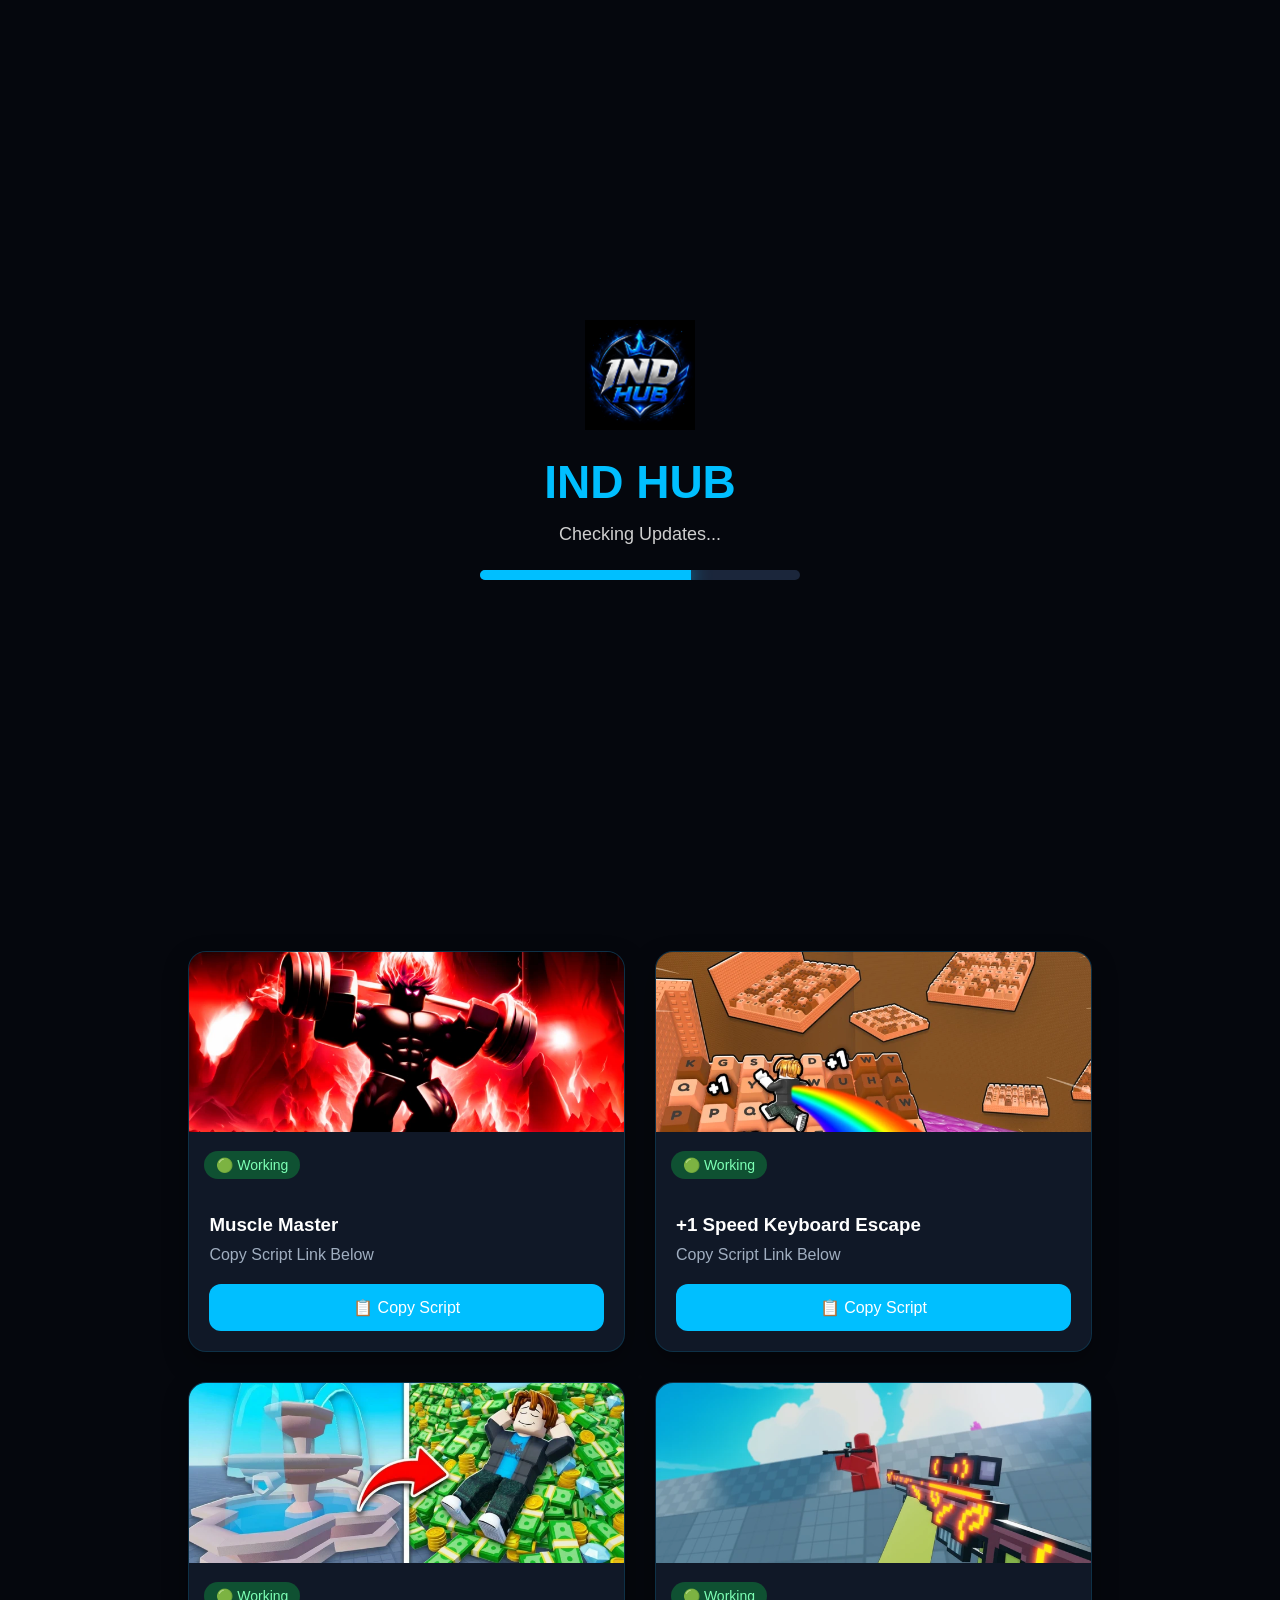
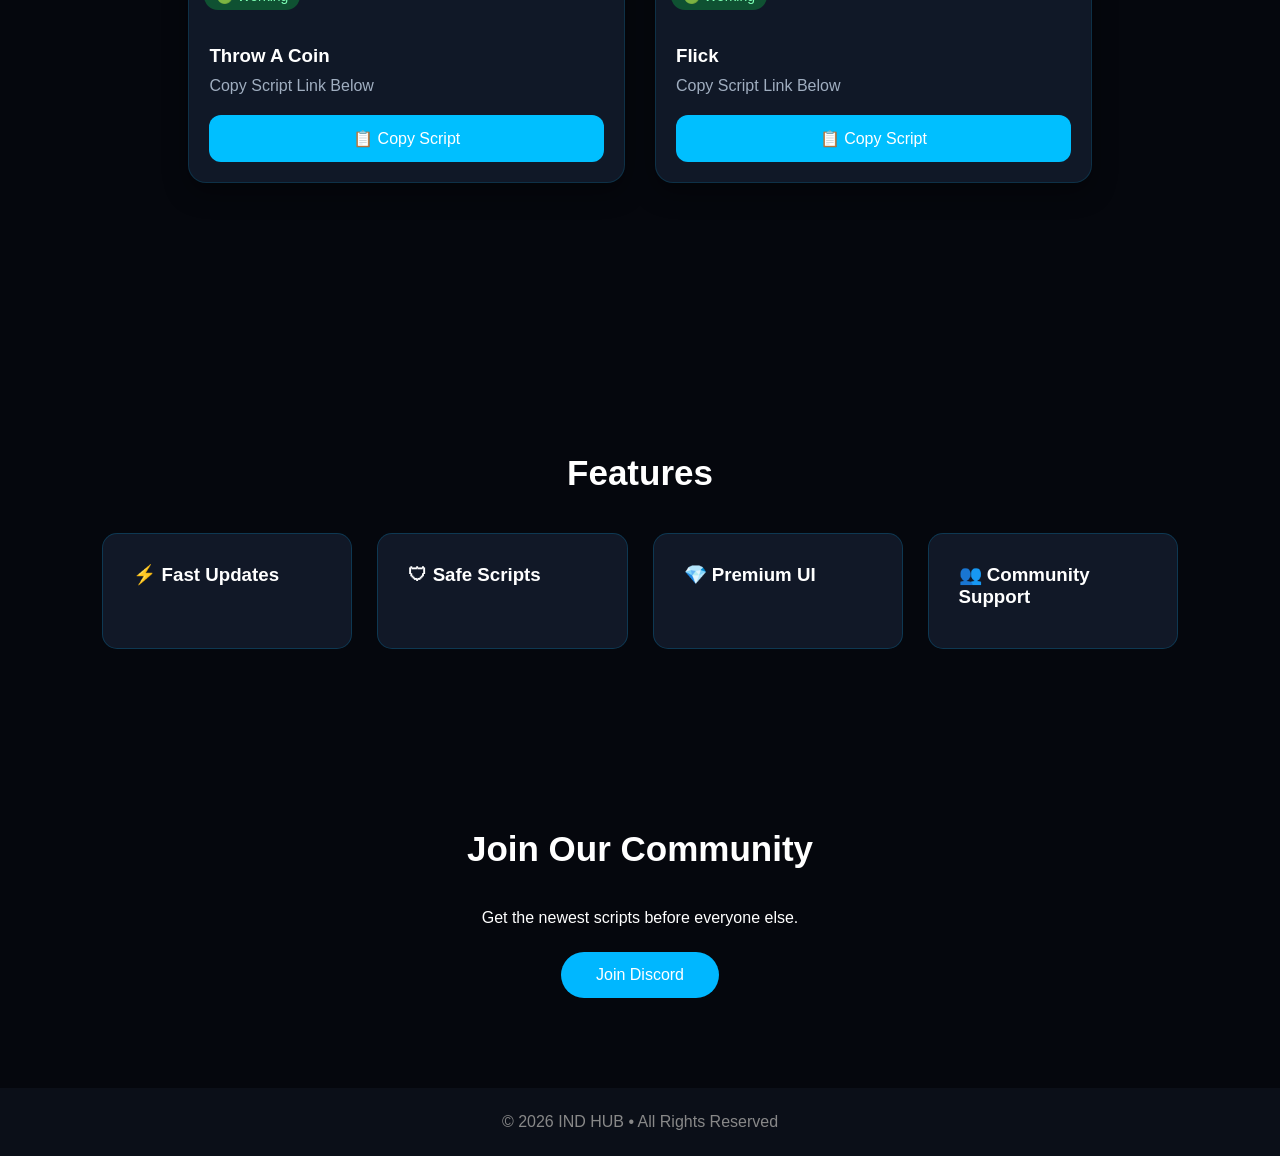
<file: index.html>
<!DOCTYPE html>
<html lang="en">

<head>
    <meta charset="UTF-8">
    <meta name="viewport" content="width=device-width, initial-scale=1.0">

    <title>IND HUB</title>

    <link rel="icon" type="image/png" href="Images/logo.png">
    <link rel="stylesheet" href="style.css">
</head>

<body>

    <div id="loader">

    <img src="Images/logo.png" class="loader-logo">

    <h1>IND HUB</h1>

    <p id="loadingText">Initializing...</p>

    <div class="loading-bar">

        <div id="loadingProgress"></div>

    </div>

    </div>
    
    <div id="cursorGlow"></div>

    <div id="particles"></div>

    <nav>

        <div class="logo-section">

            <img src="Images/logo.png" alt="IND HUB">

            <h2>IND HUB</h2>

        </div>

    <ul>

        <li><a href="index.html">🏠 Home</a></li>

         <li><a href="#scripts">📜 Scripts</a></li>

          <li><a href="updates.html">📰 Updates</a></li>

          <li><a href="about.html">ℹ️ About</a></li>

          <li><a href="https://discord.gg/XJPP2zbRJ8" target="_blank">💬 Discord</a></li>

    </ul>

        <audio id="bgMusic" loop>
            <source src="music/misery.mp3" type="audio/mpeg">
        </audio>



    </nav>

    <section class="hero" id="home">

    <h1>Premium Roblox Script Hub</h1>

    <p>Safe • Fast • Premium Scripts</p>

    <p id="copyCounter" class="copy-counter">
    📋 Scripts Copied: 0
    </p>

    <p class="creator">
        Made By <span>MR_GAMING1141</span>
    </p>

    <a href="https://discord.gg/XJPP2zbRJ8" target="_blank" class="btn">
        Join Discord
    </a>

    </section>

    <section id="scripts">

        

        <div class="grid">

            <section id="scripts">

    <div class="search-box">

        <input
        type="text"
        id="searchInput"
        placeholder="🔍 Search Scripts..."
        onkeyup="searchScripts()">

    </div>

    <h2 class="section-title">🔥 Popular Scripts</h2>

    <div class="script-grid">

        <div class="script-card searchable"

          onclick="openPopup(
           '🏋️ Muscle Master',
          '🟢 Working',
          'v2.1',
          'Today',

           `loadstring(game:HttpGet('https://raw.githubusercontent.com/MRGAMING1141/IND-CLAN-MM-SCRIPT-LOADER/refs/heads/main/Loader'))()`

           )">

            <img src="Images/musclemaster.png" alt="Muscle Master">

            <span class="badge working">🟢 Working</span>

            <h3>Muscle Master</h3>

            <p>Copy Script Link Below</p>

            <button
            onclick="copyScript(`loadstring(game:HttpGet('https://raw.githubusercontent.com/MRGAMING1141/IND-CLAN-MM-SCRIPT-LOADER/refs/heads/main/Loader'))()`)">

            📋 Copy Script

            </button>

        </div>

        <div class="script-card searchable"

            onclick="openPopup(
            '⌨️ +1 Speed Keyboard Escape',
            '🟢 Working',
            'v1.0',
            'Today',

            `loadstring(game:HttpGet('https://api.rubis.app/v2/scrap/InOk0QwVtIZsE49c/raw'))()`

            )">

            <img src="Images/speed.png" alt="Speed">

            <span class="badge working">🟢 Working</span>

            <h3>+1 Speed Keyboard Escape</h3>

            <p>Copy Script Link Below</p>

            <button
            onclick="copyScript(`loadstring(game:HttpGet('https://api.rubis.app/v2/scrap/InOk0QwVtIZsE49c/raw'))()`)">

            📋 Copy Script

            </button>

        </div>

        <div class="script-card searchable"

            onclick="openPopup(
            '👛 Throw A Coin',
            '🟢 Working',
            'v1.0',
            'Today',

            `loadstring(game:HttpGet('https://api.rubis.app/v2/scrap/JFjkaXRmKHPTZbzS/raw'))()`

            )">

            <img src="Images/throwcoin.png" alt="Throw A Coin">

            <span class="badge working">🟢 Working</span>

            <h3>Throw A Coin</h3>

            <p>Copy Script Link Below</p>

            <button
            onclick="copyScript(`loadstring(game:HttpGet('https://api.rubis.app/v2/scrap/JFjkaXRmKHPTZbzS/raw'))()`)">

            📋 Copy Script

            </button>

        </div>

        <div class="script-card searchable"

            onclick="openPopup(
            '⚡ Flick',
            '🟢 Working',
            'v1.0',
            'Today',

            `loadstring(game:HttpGet('https://api.rubis.app/v2/scrap/NvOBgkwE4WL6W3DM/raw'))()`

            )">

            <img src="Images/flick.png" alt="Flick">

            <span class="badge working">🟢 Working</span>

            <h3>Flick</h3>

            <p>Copy Script Link Below</p>

            <button
            onclick="copyScript(`loadstring(game:HttpGet('https://api.rubis.app/v2/scrap/NvOBgkwE4WL6W3DM/raw'))()`)">

            📋 Copy Script

            </button>

        </div>


        </div>

        <p id="noResult"
            style="display:none;text-align:center;font-size:22px;margin-top:30px;color:white;">
            ❌ No scripts found.
        </p>

    </div>

    </section>

    <section id="features">

        <h2>Features</h2>

        <div class="grid">

            <div class="card">
                <h3>⚡ Fast Updates</h3>
            </div>

            <div class="card">
                <h3>🛡 Safe Scripts</h3>
            </div>

            <div class="card">
                <h3>💎 Premium UI</h3>
            </div>

            <div class="card">
                <h3>👥 Community Support</h3>
            </div>

        </div>

    </section>

    <section id="discord">

        <h2>Join Our Community</h2>

        <p>
            Get the newest scripts before everyone else.
        </p>

        <a href="https://discord.gg/XJPP2zbRJ8" target="_blank" class="btn">
            Join Discord
        </a>

    </section>

    <footer>
        © 2026 IND HUB • All Rights Reserved
    </footer>

        <div id="scriptPopup" class="popup">

    <div class="popup-box">

        <span class="closePopup">&times;</span>

        <h2 id="popupTitle"></h2>

        <p><b>Status:</b> <span id="popupStatus"></span></p>

        <p><b>Version:</b> <span id="popupVersion"></span></p>

        <p><b>Updated:</b> <span id="popupUpdated"></span></p>

        <button id="popupCopy">
            📋 Copy Script
        </button>

    </div>

    </div>

        <div id="toast" class="toast">
            <span id="toastText">✅ Script Copied!</span>
        </div>

        <script src="script.js"></script>

</body>
</html>
</file>
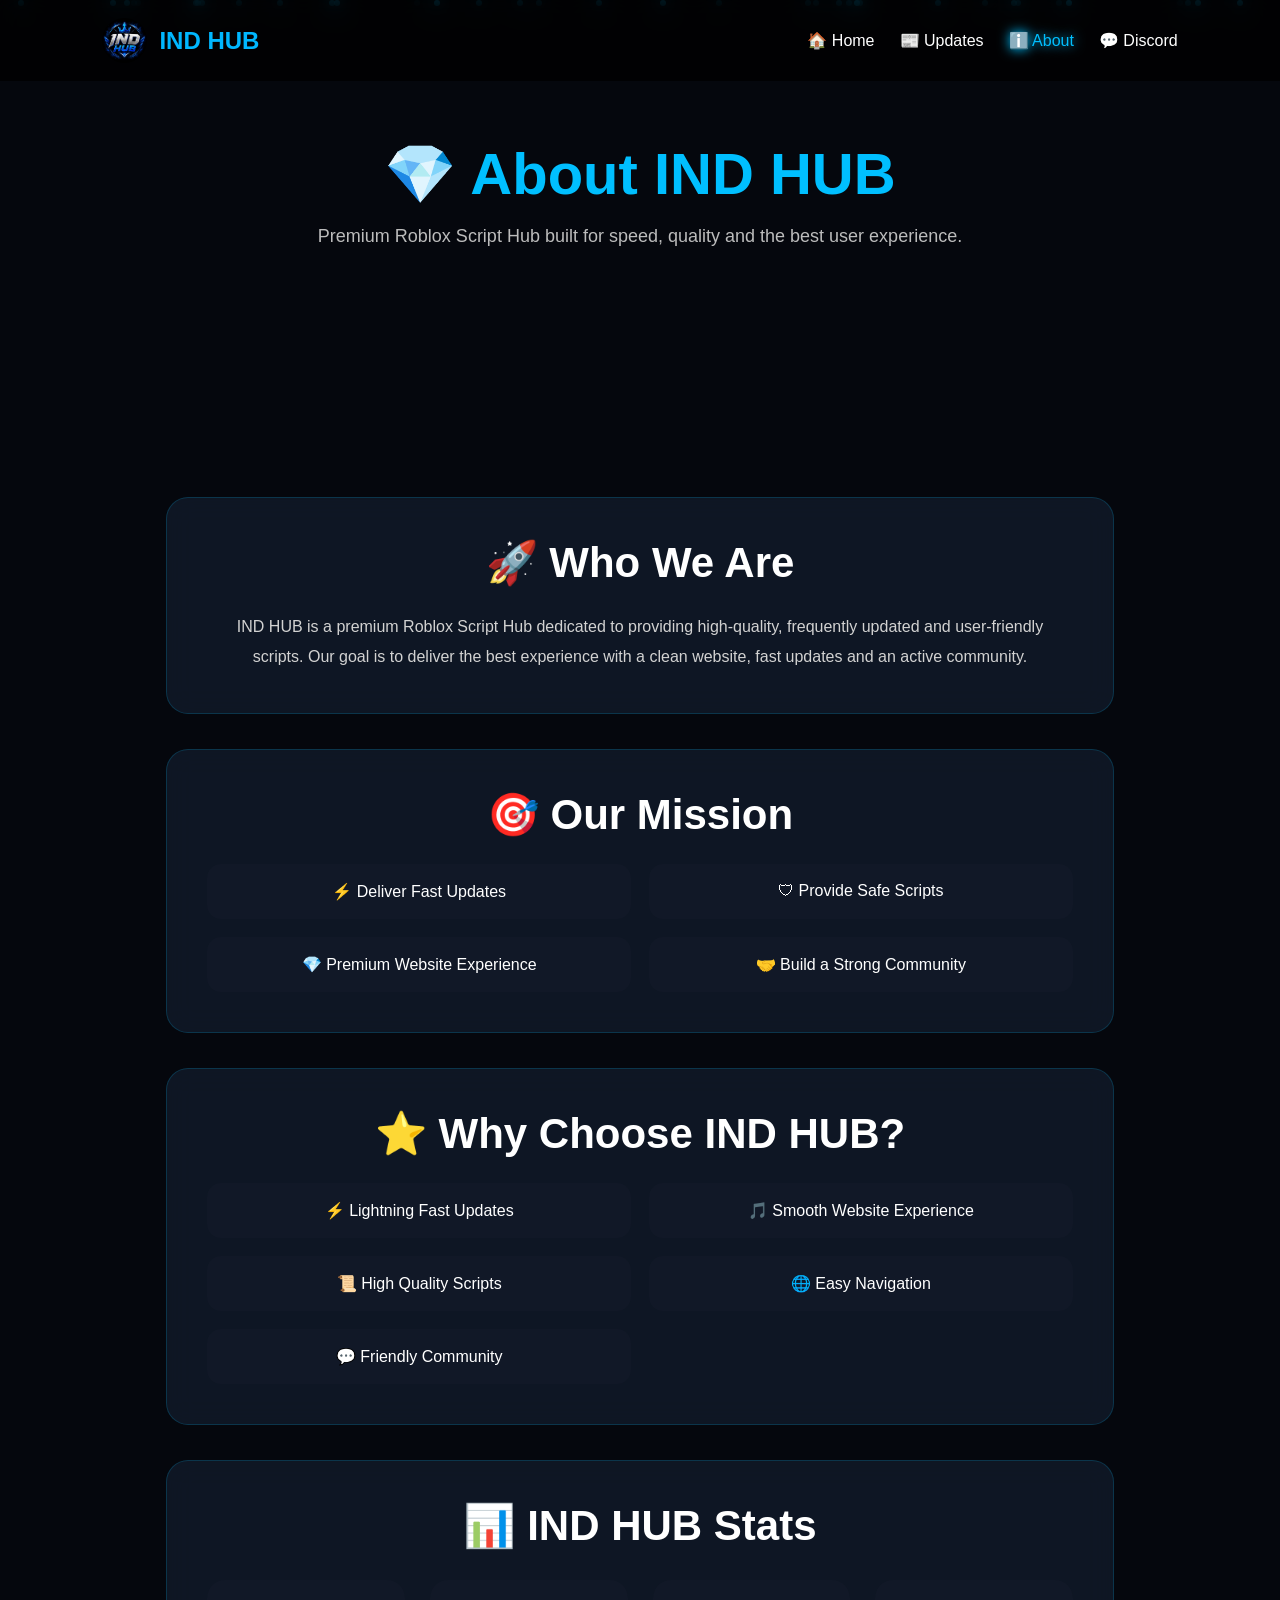
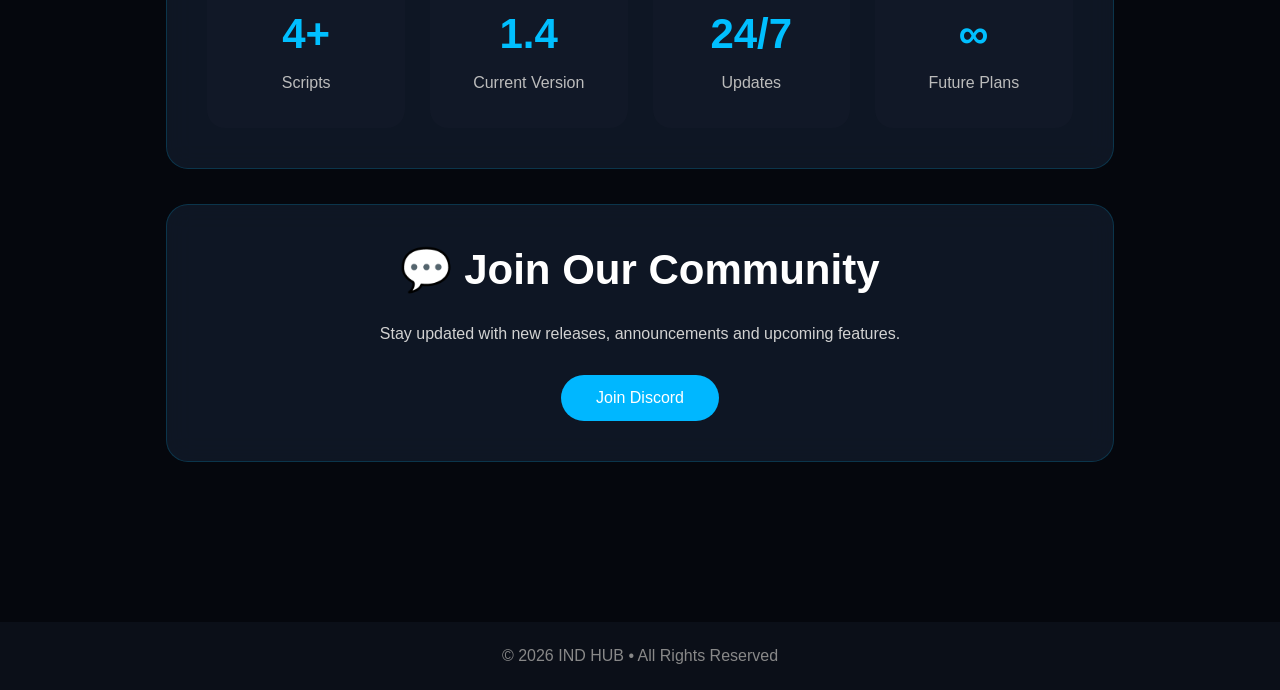
<file: about.html>
<!DOCTYPE html>
<html lang="en">

<head>

    <meta charset="UTF-8">

    <meta name="viewport" content="width=device-width, initial-scale=1.0">

    <title>IND HUB • About</title>

    <link rel="icon" type="image/png" href="Images/logo.png">

    <link rel="stylesheet" href="style.css">

</head>

<body>

    <div id="particles"></div>

    <nav>

        <div class="logo-section">

            <img src="Images/logo.png" alt="IND HUB">

            <h2>IND HUB</h2>

        </div>

        <ul>

            <li><a href="index.html">🏠 Home</a></li>

            <li><a href="updates.html">📰 Updates</a></li>

            <li><a href="about.html" class="active">ℹ️ About</a></li>

            <li>
    <a href="https://discord.gg/XJPP2zbRJ8" target="_blank">
        💬 Discord
    </a>
</li>
        </ul>

    </nav>

    <audio id="bgMusic" loop>
        <source src="music/misery.mp3" type="audio/mpeg">
    </audio>

    <section class="about-hero">

        <h1>💎 About IND HUB</h1>

        <p>

            Premium Roblox Script Hub built for speed, quality and the best user experience.

        </p>

    </section>

    <section class="about-container">

        <div class="about-card">

            <h2>🚀 Who We Are</h2>

            <p>

                IND HUB is a premium Roblox Script Hub dedicated to providing
                high-quality, frequently updated and user-friendly scripts.

                Our goal is to deliver the best experience with a clean website,
                fast updates and an active community.

            </p>

        </div>

        <div class="about-card">

            <h2>🎯 Our Mission</h2>

            <ul>

                <li>⚡ Deliver Fast Updates</li>

                <li>🛡 Provide Safe Scripts</li>

                <li>💎 Premium Website Experience</li>

                <li>🤝 Build a Strong Community</li>

            </ul>

        </div>

        <div class="about-card">

            <h2>⭐ Why Choose IND HUB?</h2>

            <ul>

                <li>⚡ Lightning Fast Updates</li>

                <li>🎵 Smooth Website Experience</li>

                <li>📜 High Quality Scripts</li>

                <li>🌐 Easy Navigation</li>

                <li>💬 Friendly Community</li>

            </ul>

        </div>

        <div class="about-card stats">

            <h2>📊 IND HUB Stats</h2>

            <div class="stats-grid">

                <div>

                    <h3>4+</h3>

                    <p>Scripts</p>

                </div>

                <div>

                    <h3>1.4</h3>

                    <p>Current Version</p>

                </div>

                <div>

                    <h3>24/7</h3>

                    <p>Updates</p>

                </div>

                <div>

                    <h3>∞</h3>

                    <p>Future Plans</p>

                </div>

            </div>

        </div>

        <div class="about-card join">

            <h2>💬 Join Our Community</h2>

            <p>

                Stay updated with new releases, announcements and upcoming features.

            </p>

            <a href="https://discord.gg/XJPP2zbRJ8" target="_blank" class="btn">

                Join Discord

            </a>

        </div>

    </section>

    <footer>

        © 2026 IND HUB • All Rights Reserved

    </footer>

    <script src="script.js"></script>

</body>

</html>
</file>
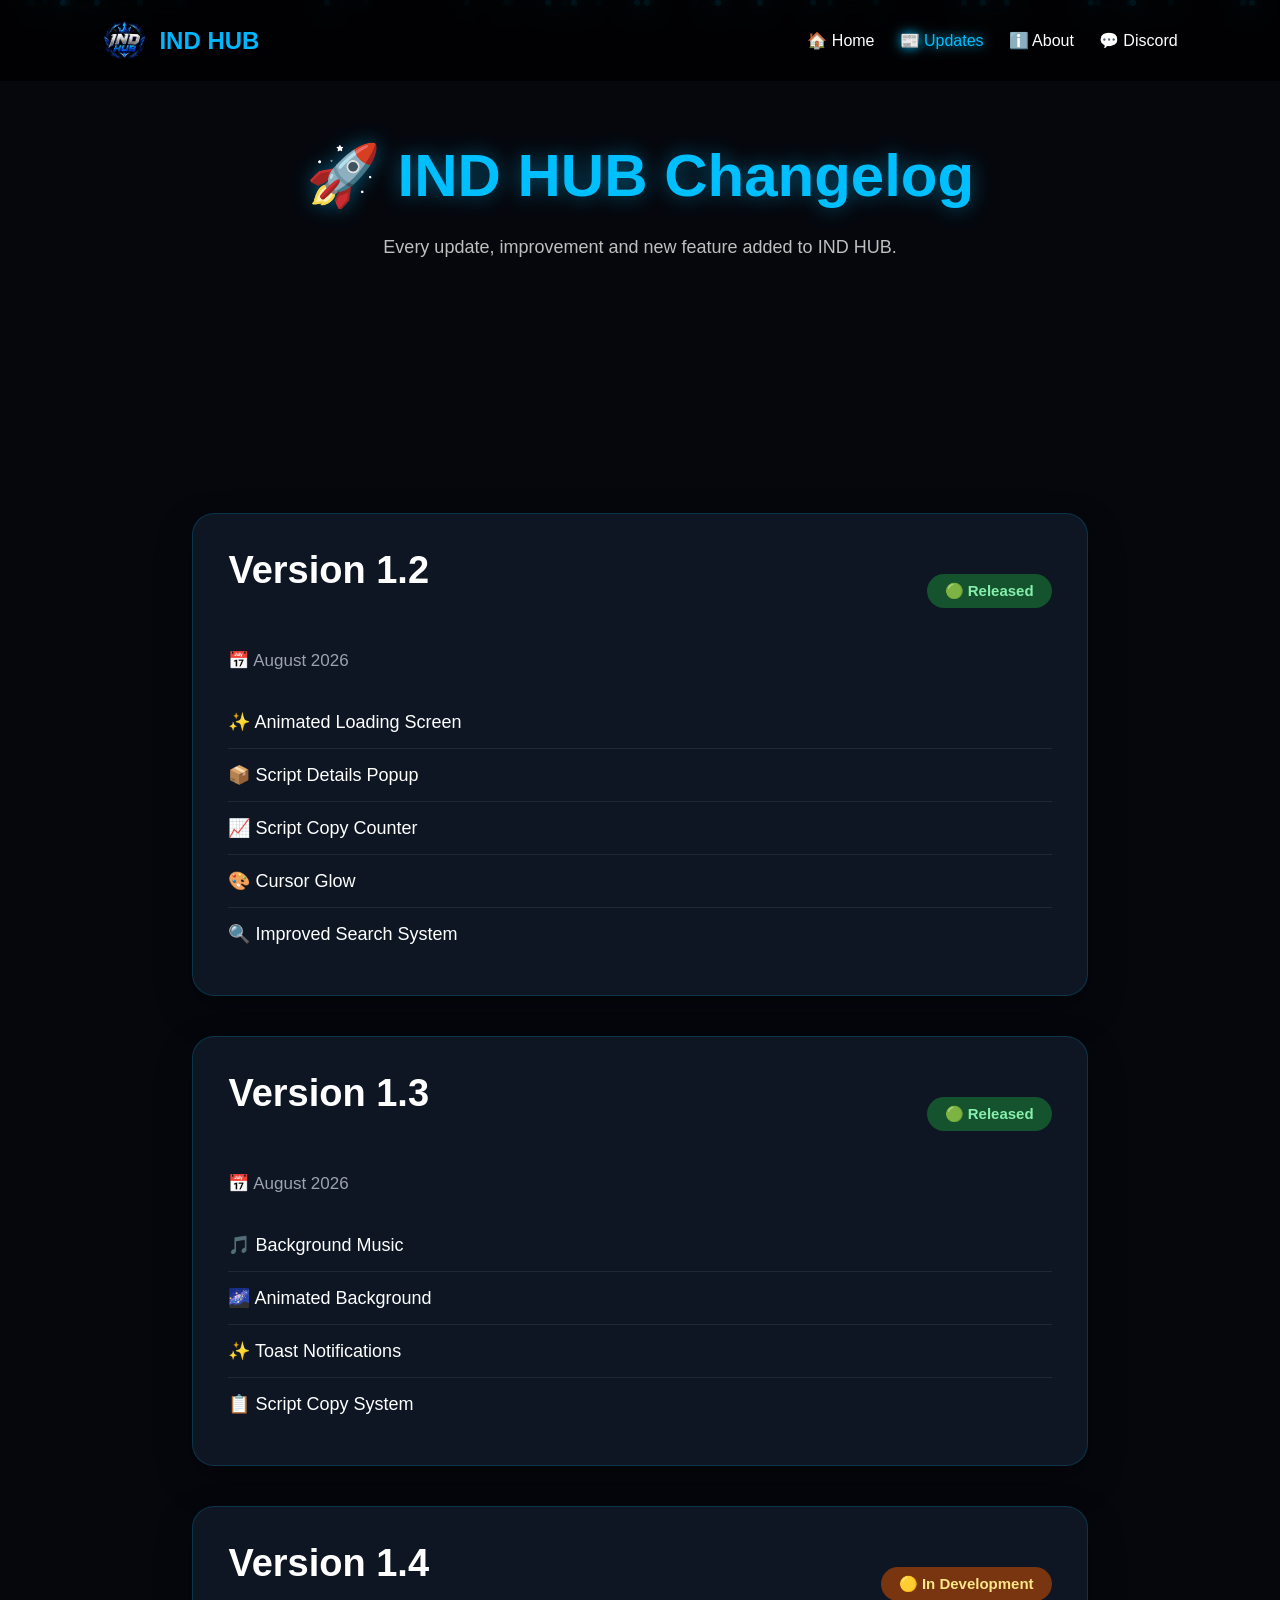
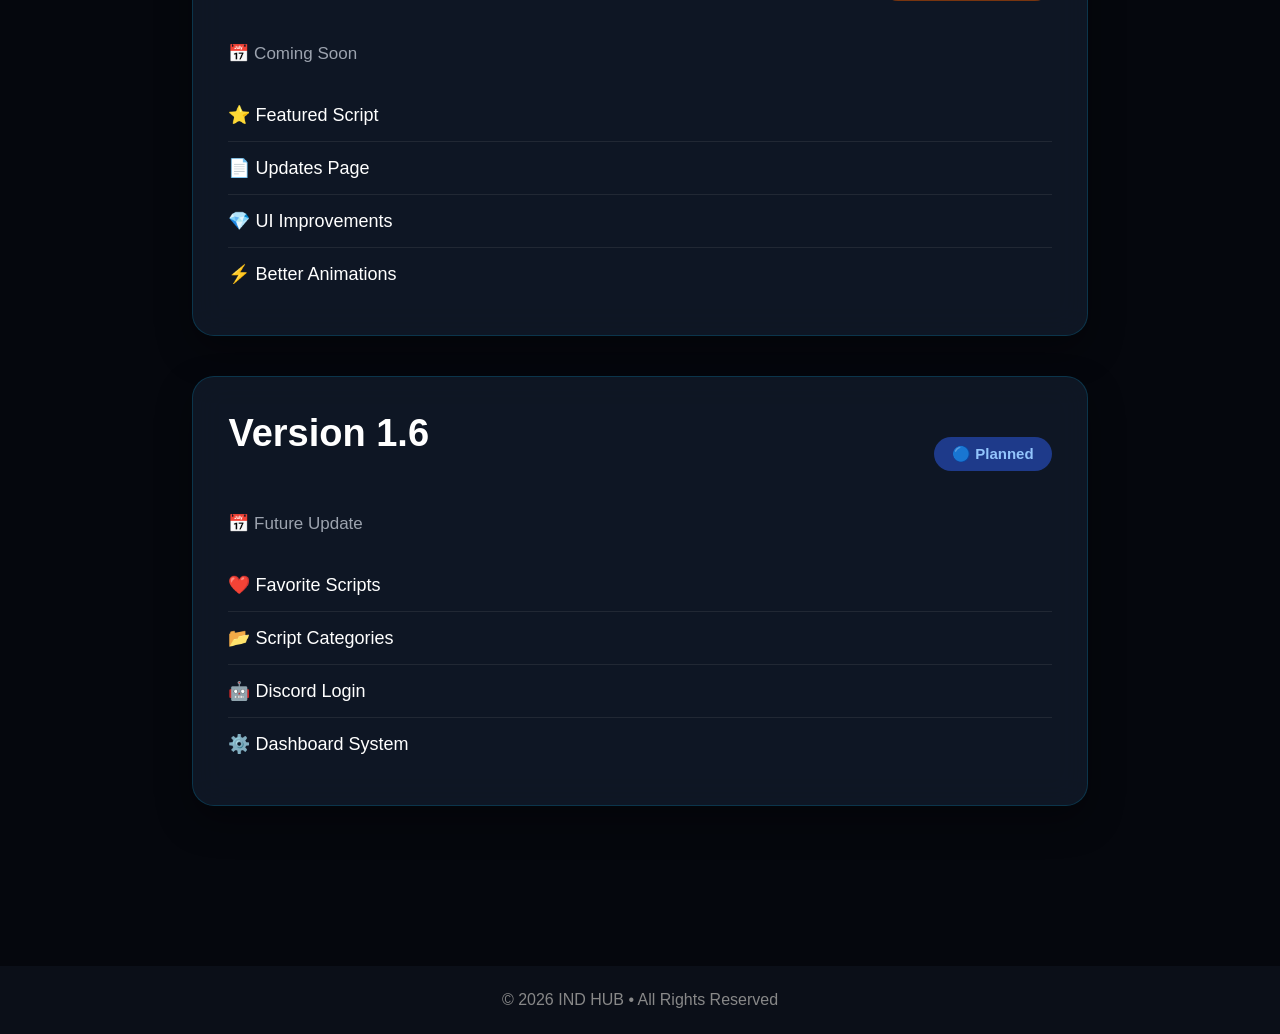
<file: updates.html>
<!DOCTYPE html>
<html lang="en">

<head>

    <meta charset="UTF-8">

    <meta name="viewport" content="width=device-width, initial-scale=1.0">

    <title>IND HUB • Updates</title>

    <link rel="icon" type="image/png" href="Images/logo.png">

    <link rel="stylesheet" href="style.css">

</head>

<body>

    <div id="particles"></div>

    <audio id="bgMusic" loop>
    <source src="music/misery.mp3" type="audio/mpeg">
    </audio>

    <nav>

        <div class="logo-section">

            <img src="Images/logo.png" alt="IND HUB">

            <h2>IND HUB</h2>

        </div>

        <ul>

            <li><a href="index.html">🏠 Home</a></li>

            <li><a href="updates.html" class="active">📰 Updates</a></li>

            <li><a href="about.html">ℹ️ About</a></li>

            <li>
    <a href="https://discord.gg/XJPP2zbRJ8" target="_blank">
        💬 Discord
    </a>
</li>

        </ul>

    </nav>

    <section class="updates-hero">

        <h1>🚀 IND HUB Changelog</h1>

        <p>
            Every update, improvement and new feature added to IND HUB.
        </p>

    </section>

    <section class="updates-container">

        <!-- Version 1.2 -->

        <div class="update-card">

            <div class="version-header">

                <h2>Version 1.2</h2>

                <span class="released">🟢 Released</span>

            </div>

            <p class="release-date">
                📅 August 2026
            </p>

            <ul>

                <li>✨ Animated Loading Screen</li>

                <li>📦 Script Details Popup</li>

                <li>📈 Script Copy Counter</li>

                <li>🎨 Cursor Glow</li>

                <li>🔍 Improved Search System</li>

            </ul>

        </div>

        <!-- Version 1.3 -->

        <div class="update-card">

            <div class="version-header">

                <h2>Version 1.3</h2>

                <span class="released">🟢 Released</span>

            </div>

            <p class="release-date">

                📅 August 2026

            </p>

            <ul>

                <li>🎵 Background Music</li>

                <li>🌌 Animated Background</li>

                <li>✨ Toast Notifications</li>

                <li>📋 Script Copy System</li>

            </ul>

        </div>

        <!-- Version 1.4 -->

        <div class="update-card">

            <div class="version-header">

                <h2>Version 1.4</h2>

                <span class="development">🟡 In Development</span>

            </div>

            <p class="release-date">

                📅 Coming Soon

            </p>

            <ul>

                <li>⭐ Featured Script</li>

                <li>📄 Updates Page</li>

                <li>💎 UI Improvements</li>

                <li>⚡ Better Animations</li>

            </ul>

        </div>

        <!-- Version 1.5 -->

        <div class="update-card">

            <div class="version-header">

                <h2>Version 1.6</h2>

                <span class="planned">🔵 Planned</span>

            </div>

            <p class="release-date">

                📅 Future Update

            </p>

            <ul>

                <li>❤️ Favorite Scripts</li>

                <li>📂 Script Categories</li>

                <li>🤖 Discord Login</li>

                <li>⚙️ Dashboard System</li>

            </ul>

        </div>

    </section>

    <footer>

        © 2026 IND HUB • All Rights Reserved

    </footer>

    <script src="script.js"></script>

</body>

</html>
</file>
<file: style.css>
*{
    margin:0;
    padding:0;
    box-sizing:border-box;
    scroll-behavior:smooth;
}

body{

    font-family:Arial,Helvetica,sans-serif;
    background:#05070d;
    color:white;

}

/* Navbar */

nav{

    width:100%;
    position:fixed;
    top:0;
    left:0;

    display:flex;
    justify-content:space-between;
    align-items:center;

    padding:18px 8%;

    background:rgba(0,0,0,.75);
    backdrop-filter:blur(12px);

    z-index:1000;

}

.logo-section{

    display:flex;
    align-items:center;
    gap:12px;

}

.logo-section img{

    width:45px;
    border-radius:50%;

}

.logo-section h2{

    color:#00b7ff;

}

nav ul{

    list-style:none;
    display:flex;
    gap:25px;

}

nav a{

    color:white;
    text-decoration:none;
    transition:.3s;

}

nav a:hover{

    color:#00b7ff;

}

/* Hero */

.hero{
    min-height:60vh;
    display:flex;
    flex-direction:column;
    justify-content:center;
    align-items:center;
}
.hero-logo{

    width:140px;
    margin-bottom:20px;

}

.hero h1{

    font-size:55px;
    margin-bottom:15px;

}

.hero p{

    color:#bcbcbc;
    margin-bottom:12px;

}

.creator span{

    color:#00b7ff;
    font-weight:bold;

}

.btn{

    margin-top:25px;

    display:inline-block;

    background:#00b7ff;

    color:white;

    text-decoration:none;

    padding:14px 35px;

    border-radius:35px;

    transition:.3s;

}

.btn:hover{

    background:#008ecc;
    transform:translateY(-4px);

}

/* Sections */

section{

    padding:90px 8%;

}

section h2{

    text-align:center;
    margin-bottom:40px;
    font-size:35px;

}

/* Cards */

.grid{

    display:grid;
    grid-template-columns:repeat(auto-fit,minmax(250px,1fr));
    gap:25px;

}

.card{

    background:#111827;

    border:1px solid rgba(0,183,255,.2);

    border-radius:15px;

    padding:30px;

    transition:.35s;

}

.card:hover{

    transform:translateY(-8px);

    border-color:#00b7ff;

    box-shadow:0 0 25px rgba(0,183,255,.3);

}

.card h3{

    margin-bottom:10px;

}

.card p{

    color:#bcbcbc;

}

/* Discord */

#discord{

    text-align:center;

}

/* Footer */

footer{

    text-align:center;

    padding:25px;

    background:#0b0f18;

    color:#888;

}

.card{

    cursor:pointer;

}

.modal{

    display:none;

    position:fixed;

    top:0;

    left:0;

    width:100%;

    height:100%;

    background:rgba(0,0,0,.8);

    justify-content:center;

    align-items:center;

    z-index:9999;

}

.modal-content{

    width:700px;

    max-width:90%;

    background:#111827;

    border:1px solid #00b7ff;

    border-radius:15px;

    padding:30px;

    position:relative;

}

.close{

    position:absolute;

    right:20px;

    top:15px;

    font-size:30px;

    cursor:pointer;

}

textarea{

    width:100%;

    height:140px;

    background:#05070d;

    color:#00b7ff;

    border:1px solid #333;

    border-radius:10px;

    padding:15px;

    resize:none;

    margin-top:20px;

    margin-bottom:20px;

    font-family:Consolas, monospace;

}

.copy-btn{

    width:100%;

    padding:14px;

    background:#00b7ff;

    border:none;

    color:white;

    font-size:18px;

    border-radius:10px;

    cursor:pointer;

}

.copy-btn:hover{

    background:#0095d8;

}

.section-title{

    text-align:center;
    font-size:40px;
    margin-bottom:50px;

}

.script-grid{

    display:grid;

    grid-template-columns:repeat(auto-fit,minmax(300px,1fr));

    gap:30px;

}

.script-card{

    background:#101827;

    border:1px solid rgba(0,191,255,.15);

    border-radius:18px;

    overflow:hidden;

    transition:.35s;

    box-shadow:0 10px 25px rgba(0,0,0,.35);

}

.script-card:hover{

    transform:translateY(-10px);

    border-color:#00BFFF;

    box-shadow:0 0 25px rgba(0,191,255,.35);

}

.script-card img{

    width:100%;

    height:180px;

    object-fit:cover;

}

.script-card h3{

    margin:20px;

    margin-bottom:10px;

}

.script-card p{

    margin:0 20px 20px;

    color:#A0AEC0;

}

.badge{

    display:inline-block;

    margin:15px;

    padding:6px 12px;

    border-radius:20px;

    font-size:14px;

}

.working{

    background:#0f5132;

    color:#7dffb5;

}

.script-card button{

    width:calc(100% - 40px);

    margin:0 20px 20px;

    padding:14px;

    border:none;

    border-radius:12px;

    background:#00BFFF;

    color:white;

    font-size:16px;

    cursor:pointer;

    transition:.3s;

}

.script-card button:hover{

    background:#0099ff;

}

#musicBtn{
    background:#00bfff;
    color:white;
    border:none;
    padding:10px 18px;
    border-radius:10px;
    cursor:pointer;
    transition:.3s;
}

#musicBtn:hover{
    background:#0099ff;
}

.search-box{

    display:flex;
    justify-content:center;
    margin:40px 0;

}

.search-box input{

    width:420px;
    max-width:90%;

    padding:15px;

    border-radius:12px;

    border:2px solid #00bfff;

    background:#111;

    color:white;

    font-size:17px;

    outline:none;

}

.search-box input:focus{

    box-shadow:0 0 20px #00bfff;

}

/* Toast Notification */

.toast{

    position:fixed;

    top:25px;

    right:-400px;

    background:#00bfff;

    color:white;

    padding:16px 26px;

    border-radius:12px;

    font-weight:bold;

    font-size:17px;

    box-shadow:0 0 25px rgba(0,191,255,.5);

    transition:.45s;

    z-index:9999;

}

.toast.show{

    right:25px;

}

.script-card{

    transition:0.35s ease;

    cursor:pointer;

}

.script-card:hover{

    transform:translateY(-10px);

    box-shadow:
        0 0 15px #00bfff,
        0 0 35px rgba(0,191,255,.45);

    border:1px solid #00bfff;

}

.script-card img{

    transition:.35s;

}

.script-card:hover img{

    transform:scale(1.08);

}

.script-card button{

    transition:.3s;

}

.script-card button:hover{

    background:#00bfff;

    color:white;

    box-shadow:0 0 18px #00bfff;

}

.search-box input{

    transition:.3s;

}

.search-box input:hover{

    box-shadow:0 0 15px rgba(0,191,255,.4);

}

nav ul li a{

    transition:.3s;

}

nav ul li a:hover{

    color:#00bfff;

    text-shadow:0 0 10px #00bfff;

}

/* ===== Animated Background ===== */

#particles{

    position:fixed;

    top:0;
    left:0;

    width:100%;
    height:100%;

    overflow:hidden;

    z-index:-1;

}

.particle{

    position:absolute;

    width:6px;
    height:6px;

    border-radius:50%;

    background:#00bfff;

    opacity:.35;

    animation:float 15s linear infinite;

    box-shadow:0 0 12px #00bfff;

}

@keyframes float{

    from{

        transform:translateY(110vh);

    }

    to{

        transform:translateY(-20vh);

    }

}

/* ===== Popup ===== */

.popup{

    position:fixed;

    inset:0;

    display:flex;

    justify-content:center;

    align-items:center;

    background:rgba(0,0,0,.7);

    opacity:0;

    visibility:hidden;

    transition:.3s;

    z-index:9999;

}

.popup-box{

    width:420px;
    max-width:90%;

    background:#111827;

    border:1px solid #00bfff;

    border-radius:18px;

    padding:30px;

    text-align:center;

    transform:scale(.8);

    transition:.3s;

    box-shadow:0 0 35px rgba(0,191,255,.45);

    position:relative;

}

.popup-box h2{

    margin-bottom:20px;

}

.popup-box p{

    margin:12px 0;

    color:#d0d0d0;

}

.popup-box button{

    margin-top:25px;

    width:100%;

    padding:14px;

    background:#00bfff;

    color:white;

    border:none;

    border-radius:12px;

    cursor:pointer;

    font-size:17px;

}

.popup-box button:hover{

    background:#0099ff;

}

.closePopup{

    position:absolute;

    top:12px;

    right:18px;

    font-size:30px;

    cursor:pointer;

}

.popup.active{

    opacity:1;

    visibility:visible;

}

.popup.active .popup-box{

    transform:scale(1);

}

#cursorGlow{

    position:fixed;

    width:28px;
    height:28px;

    border-radius:50%;

    background:#00bfff;

    pointer-events:none;

    filter:blur(18px);

    opacity:.55;

    z-index:99999;

    transform:translate(-50%,-50%);

    transition:
        width .2s,
        height .2s;

}

/* ===== Copy Counter ===== */

.copy-counter{

    margin-top:18px;

    display:inline-block;

    padding:10px 22px;

    border-radius:30px;

    background:rgba(0,191,255,.12);

    border:1px solid rgba(0,191,255,.35);

    color:#00bfff;

    font-weight:bold;

    font-size:18px;

    box-shadow:0 0 20px rgba(0,191,255,.25);

    transition:.3s;

}

.copy-counter:hover{

    transform:scale(1.05);

    box-shadow:0 0 30px rgba(0,191,255,.6);

}

/* ==========================
   Loading Screen
========================== */

#loader{

    position:fixed;

    inset:0;

    background:#05070d;

    display:flex;

    flex-direction:column;

    justify-content:center;

    align-items:center;

    z-index:999999;

    transition:opacity .6s;

}

.loader-logo{

    width:110px;

    margin-bottom:25px;

    animation:spinLogo 3s linear infinite;

}

#loader h1{

    color:#00bfff;

    font-size:46px;

    margin-bottom:15px;

}

#loadingText{

    color:#cfcfcf;

    font-size:18px;

    margin-bottom:25px;

}

.loading-bar{

    width:320px;

    max-width:80%;

    height:10px;

    background:#1b263b;

    border-radius:50px;

    overflow:hidden;

}

#loadingProgress{

    width:0%;

    height:100%;

    background:#00bfff;

    box-shadow:0 0 20px #00bfff;

    transition:width .2s;

}

@keyframes spinLogo{

    from{

        transform:rotate(0deg);

    }

    to{

        transform:rotate(360deg);

    }

}

/* ==========================================
   UPDATES PAGE
========================================== */

.updates-hero{

    padding-top:140px;

    text-align:center;

}

.updates-hero h1{

    font-size:60px;

    color:#00bfff;

    margin-bottom:20px;

    text-shadow:0 0 20px rgba(0,191,255,.45);

}

.updates-hero p{

    color:#bfbfbf;

    font-size:18px;

    max-width:700px;

    margin:auto;

    line-height:1.8;

}

.updates-container{

    width:90%;

    max-width:1100px;

    margin:70px auto;

    display:flex;

    flex-direction:column;

    gap:40px;

}

.update-card{

    background:rgba(16,24,39,.92);

    border:1px solid rgba(0,191,255,.18);

    border-radius:22px;

    padding:35px;

    backdrop-filter:blur(16px);

    transition:.35s;

    box-shadow:0 15px 35px rgba(0,0,0,.35);

}

.update-card:hover{

    transform:translateY(-8px);

    border-color:#00bfff;

    box-shadow:
        0 0 20px rgba(0,191,255,.35),
        0 0 45px rgba(0,191,255,.15);

}

.version-header{

    display:flex;

    justify-content:space-between;

    align-items:center;

    flex-wrap:wrap;

    gap:15px;

    margin-bottom:18px;

}

.version-header h2{

    font-size:38px;

    color:#ffffff;

}

.release-date{

    color:#9ca3af;

    margin-bottom:25px;

    font-size:17px;

}

.released,
.development,
.planned{

    padding:8px 18px;

    border-radius:25px;

    font-size:15px;

    font-weight:bold;

}

.released{

    background:#14532d;

    color:#86efac;

}

.development{

    background:#78350f;

    color:#fde68a;

}

.planned{

    background:#1e3a8a;

    color:#93c5fd;

}

.update-card ul{

    list-style:none;

    padding:0;

}

.update-card li{

    padding:15px 0;

    font-size:18px;

    border-bottom:1px solid rgba(255,255,255,.08);

    transition:.3s;

}

.update-card li:last-child{

    border-bottom:none;

}

.update-card li:hover{

    padding-left:12px;

    color:#00bfff;

}

nav a.active{

    color:#00bfff;

    text-shadow:0 0 12px #00bfff;

}

@media(max-width:768px){

    .updates-hero h1{

        font-size:42px;

    }

    .updates-container{

        width:95%;

    }

    .version-header{

        flex-direction:column;

        align-items:flex-start;

    }

    .version-header h2{

        font-size:30px;

    }

    .update-card{

        padding:25px;

    }

    .update-card li{

        font-size:16px;

    }

}

/* ==========================================
   ABOUT PAGE
========================================== */

.about-hero{

    padding-top:140px;
    text-align:center;

}

.about-hero h1{

    font-size:58px;

    color:#00bfff;

    margin-bottom:18px;

}

.about-hero p{

    color:#bcbcbc;

    font-size:18px;

}

.about-container{

    width:90%;

    max-width:1200px;

    margin:70px auto;

    display:flex;

    flex-direction:column;

    gap:35px;

}

.about-card{

    background:rgba(16,24,39,.92);

    border:1px solid rgba(0,191,255,.18);

    border-radius:22px;

    padding:40px;

    transition:.35s;

    backdrop-filter:blur(14px);

}

.about-card:hover{

    transform:translateY(-8px);

    border-color:#00bfff;

    box-shadow:0 0 30px rgba(0,191,255,.35);

}

.about-card h2{

    text-align:center;

    font-size:42px;

    margin-bottom:25px;

}

.about-card p{

    color:#d2d2d2;

    line-height:1.9;

    text-align:center;

    max-width:850px;

    margin:auto;

}

.about-card ul{

    list-style:none;

    display:grid;

    grid-template-columns:repeat(2,1fr);

    gap:18px;

    margin-top:20px;

}

.about-card ul li{

    background:#111827;

    padding:18px;

    border-radius:14px;

    text-align:center;

    transition:.3s;

}

.about-card ul li:hover{

    background:#00bfff;

    transform:scale(1.04);

}

.stats-grid{

    display:grid;

    grid-template-columns:repeat(4,1fr);

    gap:25px;

    margin-top:30px;

}

.stats-grid div{

    background:#111827;

    padding:30px;

    border-radius:18px;

    text-align:center;

    transition:.3s;

}

.stats-grid div:hover{

    transform:translateY(-8px);

    box-shadow:0 0 20px rgba(0,191,255,.4);

}

.stats-grid h3{

    font-size:42px;

    color:#00bfff;

}

.stats-grid p{

    margin-top:10px;

    color:#bcbcbc;

}

.join{

    text-align:center;

}

.join .btn{

    margin-top:25px;

}

@media(max-width:900px){

.about-card ul{

grid-template-columns:1fr;

}

.stats-grid{

grid-template-columns:repeat(2,1fr);

}

}

@media(max-width:600px){

.stats-grid{

grid-template-columns:1fr;

}

.about-hero h1{

font-size:42px;

}

.about-card h2{

font-size:32px;

}

}
</file>
